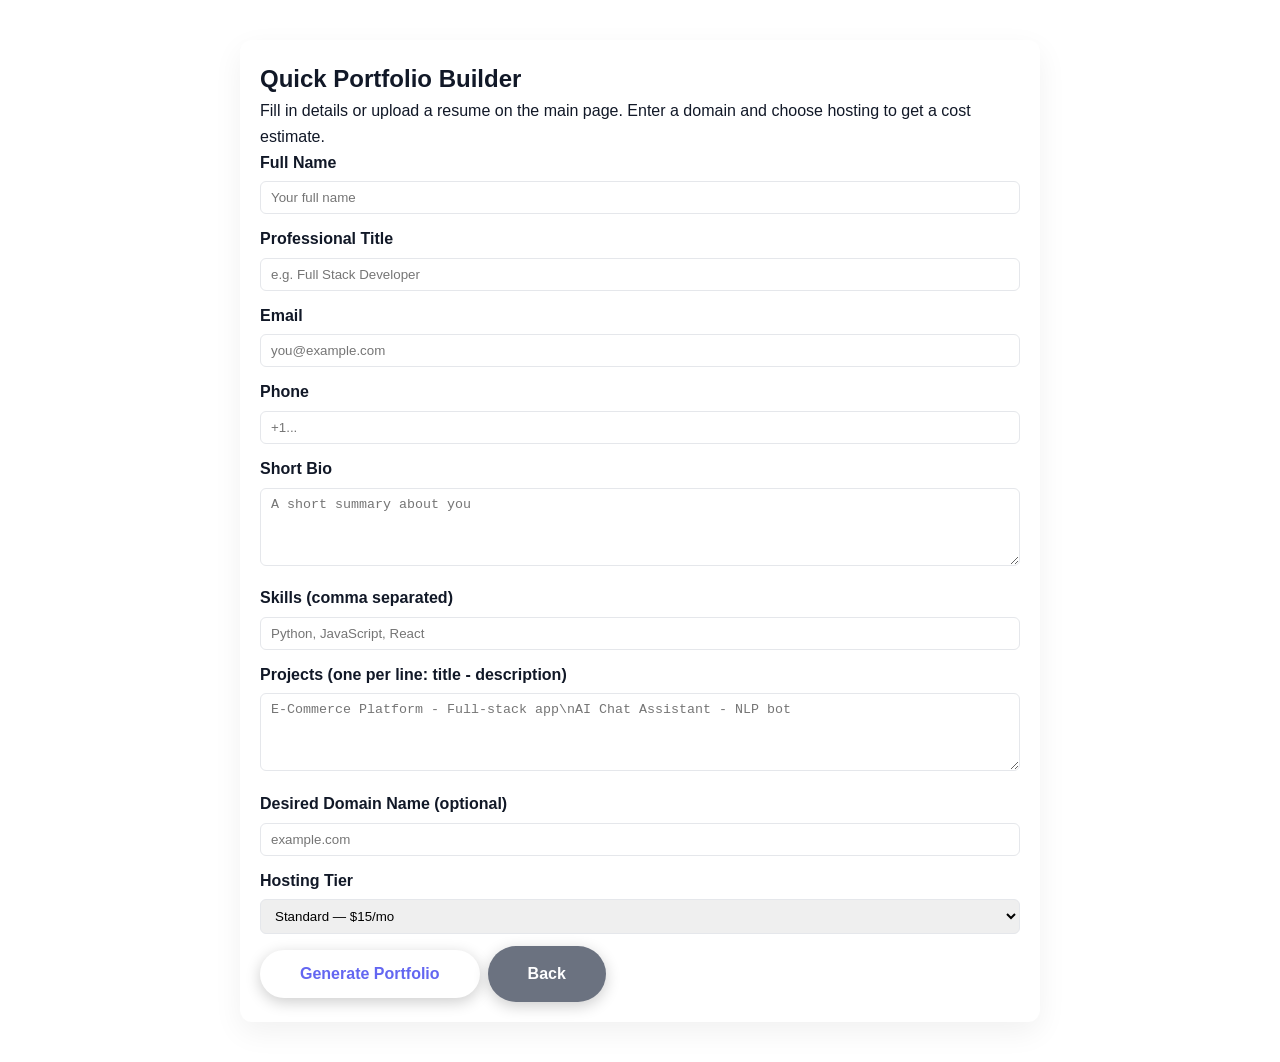
<file: build.html>
<!DOCTYPE html>
<html lang="en">
<head>
  <meta charset="utf-8">
  <meta name="viewport" content="width=device-width,initial-scale=1">
  <title>Build Portfolio</title>
  <link rel="stylesheet" href="style.css">
  <style>
    .build-container { max-width: 800px; margin: 40px auto; padding: 20px; background: #fff; border-radius:12px; box-shadow: 0 10px 30px rgba(0,0,0,0.06); }
    .form-row { margin-bottom: 12px; }
    label { display:block; margin-bottom:6px; font-weight:600; }
    input, textarea, select { width:100%; padding:8px 10px; border:1px solid #e5e7eb; border-radius:6px; }
    .result { margin-top:16px; padding:12px; background:#f3f4f6; border-radius:8px; }
  </style>
</head>
<body>
  <div class="build-container">
    <h2>Quick Portfolio Builder</h2>
    <p>Fill in details or upload a resume on the main page. Enter a domain and choose hosting to get a cost estimate.</p>

    <div class="form-row">
      <label for="name">Full Name</label>
      <input id="name" placeholder="Your full name">
    </div>
    <div class="form-row">
      <label for="title">Professional Title</label>
      <input id="title" placeholder="e.g. Full Stack Developer">
    </div>
    <div class="form-row">
      <label for="email">Email</label>
      <input id="email" placeholder="you@example.com">
    </div>
    <div class="form-row">
      <label for="phone">Phone</label>
      <input id="phone" placeholder="+1...">
    </div>
    <div class="form-row">
      <label for="bio">Short Bio</label>
      <textarea id="bio" rows="4" placeholder="A short summary about you"></textarea>
    </div>
    <div class="form-row">
      <label for="skills">Skills (comma separated)</label>
      <input id="skills" placeholder="Python, JavaScript, React">
    </div>
    <div class="form-row">
      <label for="projects">Projects (one per line: title - description)</label>
      <textarea id="projects" rows="4" placeholder="E-Commerce Platform - Full-stack app\nAI Chat Assistant - NLP bot"></textarea>
    </div>
    <div class="form-row">
      <label for="domain">Desired Domain Name (optional)</label>
      <input id="domain" placeholder="example.com">
    </div>
    <div class="form-row">
      <label for="hosting">Hosting Tier</label>
      <select id="hosting">
        <option value="basic">Basic — $5/mo</option>
        <option value="standard" selected>Standard — $15/mo</option>
        <option value="premium">Premium — $50/mo</option>
      </select>
    </div>

    <div style="display:flex;gap:8px;align-items:center;margin-top:12px;">
      <button id="generateBtn" class="cta-button">Generate Portfolio</button>
      <a href="index.html" class="cta-button" style="background:#6b7280;color:#fff;text-decoration:none;">Back</a>
    </div>

    <div id="result" class="result" style="display:none;"></div>
  </div>

  <script>
    const API_BASE = 'http://localhost:5000';
    async function generate() {
      const payload = {
        name: document.getElementById('name').value,
        title: document.getElementById('title').value,
        email: document.getElementById('email').value,
        phone: document.getElementById('phone').value,
        bio: document.getElementById('bio').value,
        skills: (document.getElementById('skills').value || '').split(',').map(s => s.trim()).filter(Boolean),
        projects: (document.getElementById('projects').value || '').split('\n').map(l => {
          const parts = l.split(' - ');
          return { name: parts[0] || '', description: parts[1] || '' };
        }).filter(p => p.name),
        domain: document.getElementById('domain').value,
        hosting_tier: document.getElementById('hosting').value
      };

      document.getElementById('result').style.display = 'block';
      document.getElementById('result').textContent = 'Generating...';

      try {
        const res = await fetch(API_BASE + '/api/generate_portfolio', {
          method: 'POST', headers: {'Content-Type':'application/json'}, body: JSON.stringify(payload)
        });
        const data = await res.json();
        if (data.url) {
          document.getElementById('result').innerHTML = `<p>Portfolio created: <a href="${data.url}" target="_blank">Open portfolio</a></p><p>Estimated first-year cost: <strong>$${data.estimate.first_year_total}</strong></p><pre>${JSON.stringify(data.estimate, null, 2)}</pre>`;
        } else {
          document.getElementById('result').textContent = 'Failed to generate portfolio';
        }
      } catch (e) {
        document.getElementById('result').textContent = 'Error: ' + e.message;
      }
    }

    document.getElementById('generateBtn').addEventListener('click', generate);
  </script>
</body>
</html>
</file>
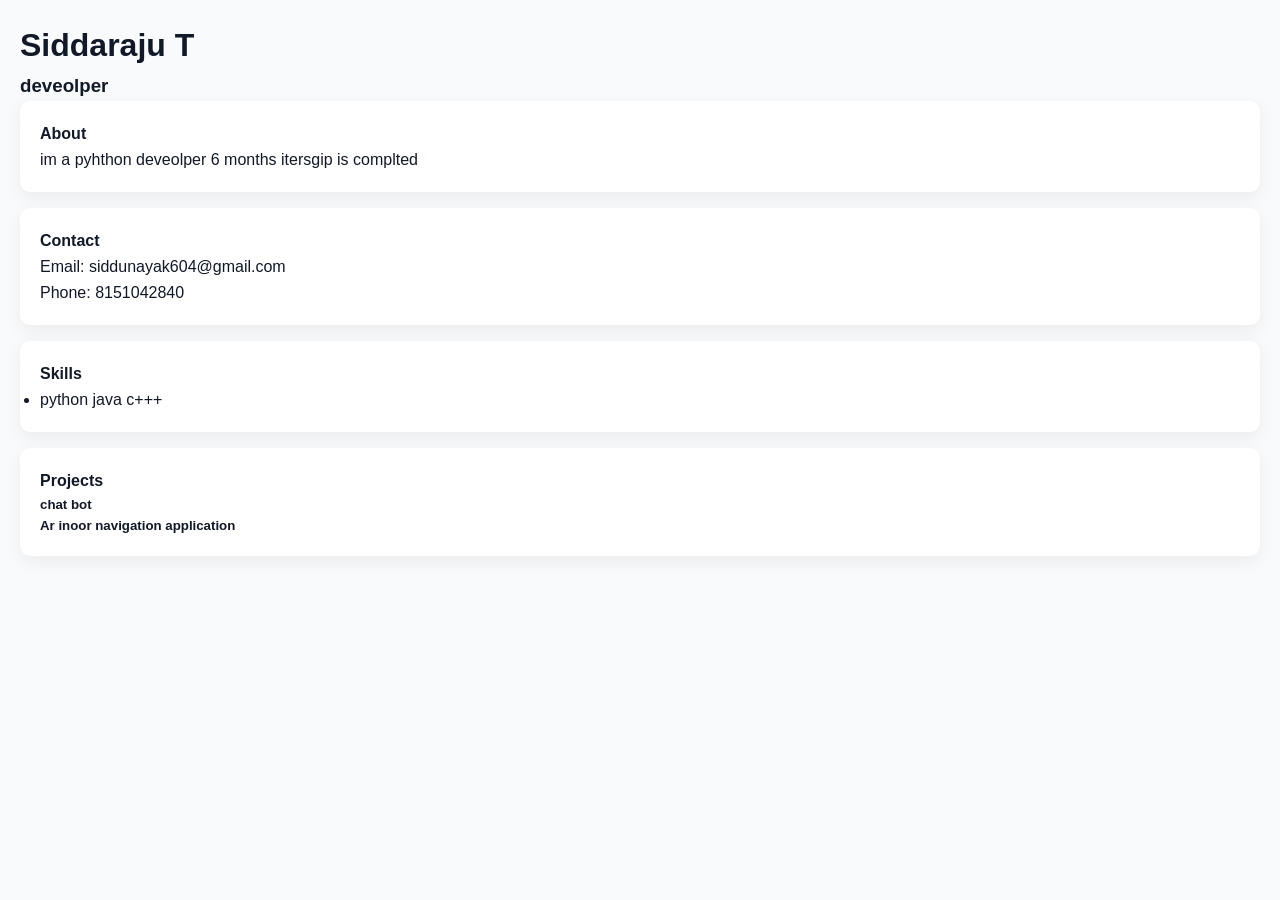
<file: uploads/generated/portfolio_Siddaraju_T_1779773597.html>
<!doctype html>
<html>
<head>
  <meta charset='utf-8'>
  <meta name='viewport' content='width=device-width,initial-scale=1'>
  <title>Siddaraju T - Portfolio</title>
  <link rel='stylesheet' href='/style.css'>
  <style>body{background:#f8fafc;color:#111827;font-family:Arial, sans-serif;padding:20px}.card{background:#fff;padding:20px;border-radius:10px;box-shadow:0 6px 18px rgba(0,0,0,0.06);margin-bottom:16px}</style>
</head>
<body>
  <h1>Siddaraju T</h1>
  <h3>deveolper</h3>
  <div class='card'><h4>About</h4><p>im a pyhthon deveolper 6 months itersgip is complted </p></div>
  <div class='card'><h4>Contact</h4><p>Email: siddunayak604@gmail.com<br>Phone: 8151042840</p></div>
  <div class='card'><h4>Skills</h4><ul><li>python java c+++</li></ul></div>
<div class='card'><h4>Projects</h4><h5>chat bot </h5><p></p><h5>Ar inoor navigation application</h5><p></p></div>
</body></html>
</file>
<file: style.css>
* {
    margin: 0;
    padding: 0;
    box-sizing: border-box;
}

:root {
    --primary-color: #6366f1;
    --secondary-color: #27bd83;
    --dark-bg: #1f2937;
    --light-bg: #f9fafb;
    --text-dark: #111827;
    --text-light: #6b7280;
    --border-color: #e5e7eb;
    --shadow: 0 10px 30px rgba(0, 0, 0, 0.1);
    --shadow-lg: 0 20px 50px rgba(0, 0, 0, 0.15);
    --transition: all 0.3s ease;
}

body {
    font-family: 'Segoe UI', Tahoma, Geneva, Verdana, sans-serif;
    color: var(--text-dark);
    background-color: #ffffff;
    line-height: 1.6;
    overflow-x: hidden;
}

.container {
    max-width: 1200px;
    margin: 0 auto;
    padding: 0 20px;
}



.navbar {
    background: linear-gradient(135deg, var(--primary-color), var(--secondary-color));
    padding: 1rem 0;
    position: sticky;
    top: 0;
    z-index: 100;
    box-shadow: var(--shadow);
}

.navbar .container {
    display: flex;
    justify-content: space-between;
    align-items: center;
}

.logo {
    font-size: 1.5rem;
    font-weight: bold;
    color: white;
    text-transform: uppercase;
    letter-spacing: 2px;
}

.nav-links {
    display: flex;
    list-style: none;
    gap: 2rem;
}

.nav-links a {
    color: white;
    text-decoration: none;
    font-weight: 500;
    transition: var(--transition);
    position: relative;
}

.nav-links a::after {
    content: '';
    position: absolute;
    bottom: -5px;
    left: 0;
    width: 0;
    height: 2px;
    background: white;
    transition: var(--transition);
}

.nav-links a:hover::after {
    width: 100%;
}

/* ============================================ */
/* ANIMATIONS */
/* ============================================ */

@keyframes fadeIn {
    from {
        opacity: 0;
        transform: translateY(20px);
    }
    to {
        opacity: 1;
        transform: translateY(0);
    }
}

@keyframes slideUp {
    from {
        opacity: 0;
        transform: translateY(50px);
    }
    to {
        opacity: 1;
        transform: translateY(0);
    }
}

@keyframes slideInLeft {
    from {
        opacity: 0;
        transform: translateX(-50px);
    }
    to {
        opacity: 1;
        transform: translateX(0);
    }
}

@keyframes slideInRight {
    from {
        opacity: 0;
        transform: translateX(50px);
    }
    to {
        opacity: 1;
        transform: translateX(0);
    }
}

@keyframes zoomIn {
    from {
        opacity: 0;
        transform: scale(0.8);
    }
    to {
        opacity: 1;
        transform: scale(1);
    }
}

@keyframes flipCard {
    from {
        transform: rotateY(0deg);
    }
    to {
        transform: rotateY(180deg);
    }
}

@keyframes bounce {
    0%, 100% {
        transform: translateY(0);
    }
    50% {
        transform: translateY(-10px);
    }
}

@keyframes pulse {
    0%, 100% {
        transform: scale(1);
    }
    50% {
        transform: scale(1.05);
    }
}

@keyframes typing {
    0%, 60%, 100% {
        opacity: 0.5;
        transform: translateY(0);
    }
    30% {
        opacity: 1;
        transform: translateY(-10px);
    }
}

@keyframes slideUp {
    from {
        opacity: 0;
        transform: translateY(30px);
    }
    to {
        opacity: 1;
        transform: translateY(0);
    }
}

@keyframes zoomAnimation {
    from {
        opacity: 0;
        transform: scale(0.9);
    }
    to {
        opacity: 1;
        transform: scale(1);
    }
}

/* Animation Classes */
.fade-in {
    animation: fadeIn 0.6s ease-out;
}

.delay-1 {
    animation-delay: 0.2s;
}

.delay-2 {
    animation-delay: 0.4s;
}

.slide-up {
    animation: slideUp 0.6s ease-out;
}

.slide-up.delay-1 {
    animation-delay: 0.1s;
}

.slide-up.delay-2 {
    animation-delay: 0.2s;
}

.flip-animation {
    perspective: 1000px;
}

.zoom-animation {
    animation: zoomAnimation 0.6s ease-out;
}

/* ============================================ */
/* HERO SECTION */
/* ============================================ */

.hero {
    background: linear-gradient(135deg, var(--primary-color) 0%, var(--secondary-color) 100%);
    color: white;
    padding: 120px 20px;
    text-align: center;
    min-height: 600px;
    display: flex;
    align-items: center;
    justify-content: center;
    position: relative;
    overflow: hidden;
}

.hero::before {
    content: '';
    position: absolute;
    top: -50%;
    right: -50%;
    width: 200%;
    height: 200%;
    background: radial-gradient(circle, rgba(255,255,255,0.1) 1px, transparent 1px);
    background-size: 50px 50px;
    animation: moveBackground 20s linear infinite;
}

@keyframes moveBackground {
    0% {
        transform: translate(0, 0);
    }
    100% {
        transform: translate(50px, 50px);
    }
}

.hero-content {
    position: relative;
    z-index: 2;
    animation: slideUp 0.8s ease-out;
}

.hero-content {
    display: flex;
    align-items: center;
    justify-content: center;
    gap: 24px;
}

.hero-avatar {
    width: 260px;
    height: 260px;
    border-radius: 50%;
    object-fit: cover;
    border: 6px solid rgba(255,255,255,0.95);
    box-shadow: 0 14px 40px rgba(0,0,0,0.25);
}

.hero-text {
    max-width: 720px;
    text-align: left;
}

.hero-social {
    margin-top: 1.5rem;
    display: flex;
    gap: 1rem;
    flex-wrap: wrap;
}

.social-link {
    width: 44px;
    height: 44px;
    display: inline-flex;
    align-items: center;
    justify-content: center;
    border-radius: 50%;
    background: rgb(73, 3, 15);
    color: rgb(240, 36, 9);
    text-decoration: none;
    transition: transform 0.2s ease, background 0.2s ease;
}

.social-link:hover {
    transform: translateY(-3px);
    background: rgba(255, 255, 255, 0.3);
}

.social-link i {
    font-size: 1.1rem;
}

.hero-name {
    font-size: 3.6rem;
    margin: 0 0 8px 0;
    text-align: left;
    letter-spacing: 1px;
    color: rgba(255,255,255,0.98);
    text-shadow: 0 8px 22px rgba(0,0,0,0.28);
    font-weight: 800;
}

.hero-role {
    font-size: 1.25rem;
    margin-top: 6px;
    color: rgba(255,255,255,0.9);
    opacity: 0.95;
}


.hero h1 {
    font-size: 3.5rem;
    margin-bottom: 1rem;
    font-weight: 800;
    letter-spacing: -1px;
    text-shadow: 0 4px 6px rgba(0, 0, 0, 0.2);
}

.hero p {
    font-size: 1.3rem;
    margin-bottom: 2rem;
    opacity: 0.95;
}

.cta-button {
    padding: 15px 40px;
    font-size: 1rem;
    background: white;
    color: var(--primary-color);
    border: none;
    border-radius: 50px;
    cursor: pointer;
    font-weight: 600;
    transition: var(--transition);
    box-shadow: 0 4px 15px rgba(0, 0, 0, 0.2);
}

.cta-button:hover {
    transform: translateY(-3px);
    box-shadow: 0 8px 25px rgba(199, 19, 19, 0.3);
}

/* ============================================ */
/* ABOUT SECTION */
/* ============================================ */

.about {
    padding: 80px 20px;
    
}

.about h2,
.skills h2,
.projects h2,
.contact h2 {
    font-size: 2.5rem;
    margin-bottom: 3rem;
    text-align: center;
    color: white;
    position: relative;
    display: inline-block;
    width: 100%;
}

.about h2::after,
.skills h2::after,
.projects h2::after,
.contact h2::after {
    content: '';
    position: absolute;
    bottom: -10px;
    left: 50%;
    transform: translateX(-50%);
    width: 100px;
    height: 4px;
    background: linear-gradient(90deg, var(--primary-color), var(--secondary-color));
    border-radius: 2px;
}

.about-content {
    display: grid;
    grid-template-columns: repeat(auto-fit, minmax(300px, 1fr));
    gap: 2rem;
}

.about-card {
    background:linear-gradient(135deg, var(--primary-color), var(--secondary-color));
    border: 1px solid rgba(255, 255, 255, 0.12);
    padding: 2.2rem;
    border-radius: 18px;
    box-shadow: 0 20px 50px rgba(15, 23, 42, 0.18);
    text-align: center;
    transition: transform 0.35s ease, box-shadow 0.35s ease;
    animation: slideUp 0.6s ease-out;
    color: white;
    overflow: hidden;
}

.about-card:hover {
    transform: translateY(-10px);
    box-shadow: 0 22px 60px rgba(15, 23, 42, 0.25);
}

.about-card i {
    display: inline-flex;
    align-items: center;
    justify-content: center;
    width: 72px;
    height: 72px;
    border-radius: 50%; 
    background: rgba(255, 255, 255, 0.16);
    color: white;
    font-size: 1.8rem;
    margin-bottom: 1.25rem;
}

.about-card h3 {
    font-size: 1.6rem;
    margin-bottom: 1rem;
    color: white;
    font-weight: 800;
}

.about-card p {
    color: rgba(255, 255, 255, 0.95);
    line-height: 1.9;
    font-weight: 600;
    letter-spacing: 0.01em;
}

/* ============================================ */
/* SKILLS SECTION */
/* ============================================ */

.skills {
    padding: 80px 20px;
}

.skills-grid {
    display: grid;
    grid-template-columns: repeat(auto-fit, minmax(250px, 1fr));
    gap: 2rem;
}

.skill-card {
    background: linear-gradient(135deg, var(--primary-color), var(--secondary-color));
    border-radius: 20px;
    box-shadow: var(--shadow);
    padding: 2rem;
    transition: transform 0.3s ease, box-shadow 0.3s ease;
    min-height: 320px;
    display: flex;
    flex-direction: column;
    justify-content: flex-start;
    gap: 1.25rem;
}

.skill-card:hover {
    transform: translateY(-10px);
    box-shadow: var(--shadow-lg);
}

.skill-card i {
    font-size: 2.5rem;
    color: var(--primary-color);
}

.skill-card h3 {
    font-size: 1.35rem;
    color: var(--text-dark);
    margin-bottom: 0.75rem;
}

.skill-card ul {
    list-style: disc inside;
    color: var(--text-dark);
    line-height: 1.9;
    font-weight: 500;
}

.skill-card li {
    margin-bottom: 0.7rem;
}

/* ============================================ */
/* PROJECTS SECTION */
/* ============================================ */

.projects {
    padding: 80px 20px;
    background-color: var(--light-bg);
}

.projects-grid {
    display: grid;
    grid-template-columns: repeat(auto-fit, minmax(280px, 1fr));
    gap: 2rem;
}

.project-card {
    background: linear-gradient(135deg, var(--primary-color), var(--secondary-color));
    border-radius: 12px;
    overflow: hidden;
    box-shadow: var(--shadow);
    transition: var(--transition);
    animation: zoomAnimation 0.6s ease-out;
    color: white;
}

.project-card:hover {
    transform: translateY(-15px);
    box-shadow: var(--shadow-lg);
}

.project-header {
    height: 150px;
    background: linear-gradient(135deg, var(--primary-color), var(--secondary-color));
    display: flex;
    align-items: center;
    justify-content: center;
    color: white;
    font-size: 3rem;
    position: relative;
    overflow: hidden;
}

.project-header::after {
    content: '';
    position: absolute;
    top: -50%;
    right: -50%;
    width: 200%;
    height: 200%;
    background: radial-gradient(circle, rgba(255,255,255,0.1) 1px, transparent 1px);
    background-size: 30px 30px;
}

.project-card h3 {
    padding: 1.5rem 1.5rem 0.5rem;
    font-size: 1.3rem;
    color: white;
}

.project-card p {
    padding: 0 1.5rem;
    color: white;
    font-size: 0.95rem;
}

.project-tags {
    padding: 1.5rem;
    display: flex;
    gap: 0.5rem;
    flex-wrap: wrap;
}

.project-tags span {
    display: inline-block;
    padding: 0.5rem 1rem;
    background: white;
    color: var(--primary-color);
    border-radius: 20px;
    font-size: 0.85rem;
    font-weight: 500;
    border: 1px solid var(--border-color);
}

/* ============================================ */
/* EDUCATION & INTERNSHIP SECTION */
/* ============================================ */

.education,
.internship {
    padding: 80px 20px;
}

.education-grid {
    display: grid;
    grid-template-columns: repeat(auto-fit, minmax(280px, 1fr));
    gap: 1.5rem;
}

.education-card,
.internship-card {
    accent-color: white;
    background: linear-gradient(135deg, var(--primary-color), var(--secondary-color));
    border-radius: 20px;
    box-shadow: var(--shadow);
    padding: 1.5rem;
    transition: var(--transition);
    color: white;
}

.education-card:hover,
.internship-card:hover {
    transform: translateY(-8px);
    box-shadow: var(--shadow-lg);
}

.education-card h3,
.internship-card h3 {
    margin-bottom: 1rem;
    color: white;
}

.education-card p,
.internship-card p,
.education-card li {
    color: #e5e7eb;
    line-height: 1.7;
}

.education-card ul,
.internship-card ul {
    margin-top: 1rem;
    padding-left: 1.2rem;
}

/* ============================================ */
/* CONTACT SECTION */
/* ============================================ */

.contact {
    padding: 80px 20px;
    text-align: center;
}

.contact p {
    font-size: 1.1rem;
    color: var(--text-light);
    margin-bottom: 3rem;
}

.contact-info {
    display: grid;
    grid-template-columns: repeat(auto-fit, minmax(320px, 1fr));
    gap: 2rem;
    justify-items: center;
}

.contact-card {
    color: white;
    padding: 2rem;
    border-radius: 20px;
    box-shadow: var(--shadow);
    transition: var(--transition);
    width: 100%;
    max-width: 600px;
    background: linear-gradient(135deg, var(--primary-color), var(--secondary-color));
    border: 1px solid rgba(255, 255, 255, 0.18);
}

.contact-card:hover {
    transform: translateY(-8px);
    box-shadow: var(--shadow-lg);
}

.contact-card--full {
    background: linear-gradient(135deg, var(--primary-color), var(--secondary-color));
    border: 1px solid rgba(255, 255, 255, 0.18);
    box-shadow: 0 20px 40px rgba(31, 41, 55, 0.18);
}

.contact-card-row {
    display: flex;
    align-items: center;
    gap: 1rem;
    background: linear-gradient(135deg, var(--primary-color), var(--secondary-color));
    padding: 1rem 1.25rem;
    border-radius: 16px;
    border: 1px solid rgba(255, 255, 255, 0.12);
}

.contact-card-row i {
    font-size: 1.8rem;
    color: rgba(255, 255, 255, 0.95);
    min-width: 30px;
}

.contact-card-row p,
.contact-card-row span,
.contact-card-row a {
    margin: 0;
    color: white;
    font-size: 1rem;
    line-height: 1.6;
}

.contact-card-row a.contact-link {
    display: inline-flex;
    align-items: center;
    gap: 0.5rem;
    color: white;
    text-decoration: none;
    background: rgba(255, 255, 255, 0.08);
    padding: 0.65rem 0.9rem;
    border-radius: 14px;
    border: 1px solid rgba(255, 255, 255, 0.12);
    transition: background 0.25s ease, transform 0.25s ease;
}

.contact-card-row a.contact-link:hover {
    background: rgba(255, 255, 255, 0.18);
    transform: translateX(2px);
}

.contact-card-row a.contact-link::after {
    content: '›';
    opacity: 0.8;
}

.contact-card-label {
    font-weight: 700;
}

.contact-card i {
    font-size: 2.5rem;
    margin-bottom: 1rem;
}

.contact-card p {
    color: white;
}

/* ============================================ */
/* CHAT BUTTON & MODAL */
/* ============================================ */

.chat-button {
    position: fixed;
    bottom: 30px;
    right: 30px;
    width: 60px;
    height: 60px;
    border-radius: 50%;
    background: linear-gradient(135deg, var(--primary-color), var(--secondary-color));
    color: white;
    border: none;
    font-size: 1.5rem;
    cursor: pointer;
    box-shadow: var(--shadow-lg);
    transition: var(--transition);
    z-index: 999;
    display: flex;
    align-items: center;
    justify-content: center;
    animation: pulse 2s infinite;
}

.chat-button:hover {
    transform: scale(1.1);
    box-shadow: 0 15px 35px rgba(99, 102, 241, 0.4);
}

.chat-button:active {
    transform: scale(0.95);
}

/* Chat Modal */
.chat-modal {
    position: fixed;
    bottom: 100px;
    right: 30px;
    width: 400px;
    height: 600px;
    background: white;
    border-radius: 15px;
    box-shadow: var(--shadow-lg);
    display: flex;
    flex-direction: column;
    z-index: 998;
    transform: scale(0) translateY(20px);
    opacity: 0;
    transition: var(--transition);
    pointer-events: none;
}

.chat-modal.active {
    transform: scale(1) translateY(0);
    opacity: 1;
    pointer-events: all;
    animation: slideUp 0.3s ease-out;
}

.chat-header {
    background: linear-gradient(135deg, var(--primary-color), var(--secondary-color));
    color: white;
    padding: 1.5rem;
    border-radius: 15px 15px 0 0;
    display: flex;
    justify-content: space-between;
    align-items: center;
}

.chat-header-content h3 {
    margin: 0;
    margin-bottom: 0.5rem;
    font-size: 1.2rem;
}

.online-status {
    display: flex;
    align-items: center;
    gap: 0.5rem;
    font-size: 0.9rem;
    opacity: 0.9;
}

.status-dot {
    width: 8px;
    height: 8px;
    background: #4ade80;
    border-radius: 50%;
    animation: pulse 2s infinite;
}

.close-btn {
    background: none;
    border: none;
    color: white;
    font-size: 1.5rem;
    cursor: pointer;
    transition: var(--transition);
    padding: 0;
    width: 30px;
    height: 30px;
    display: flex;
    align-items: center;
    justify-content: center;
}

.close-btn:hover {
    transform: rotate(90deg);
}

/* Chat Messages */
.chat-messages {
    flex: 1;
    overflow-y: auto;
    padding: 1.5rem;
    background: #f9fafb;
    display: flex;
    flex-direction: column;
    gap: 1rem;
}

.message {
    display: flex;
    animation: slideInLeft 0.3s ease-out;
}

.message.user-message {
    justify-content: flex-end;
    animation: slideInRight 0.3s ease-out;
}

.message-content {
    max-width: 70%;
    padding: 0.8rem 1.2rem;
    border-radius: 12px;
    word-wrap: break-word;
}

.bot-message .message-content {
    background: white;
    color: var(--text-dark);
    border-left: 4px solid var(--primary-color);
    box-shadow: 0 2px 8px rgba(0, 0, 0, 0.05);
}

.user-message .message-content {
    background: linear-gradient(135deg, var(--primary-color), var(--secondary-color));
    color: white;
    border-radius: 12px 2px 12px 12px;
}

.message-content p {
    margin: 0;
    font-size: 0.95rem;
    line-height: 1.4;
}

/* Chat Input Area */
.chat-input-area {
    display: flex;
    gap: 0.5rem;
    padding: 1rem;
    border-top: 1px solid var(--border-color);
    background: white;
    border-radius: 0 0 15px 15px;
}

.chat-input {
    flex: 1;
    border: 1px solid var(--border-color);
    border-radius: 8px;
    padding: 0.8rem 1rem;
    font-size: 0.95rem;
    transition: var(--transition);
}

.chat-input:focus {
    outline: none;
    border-color: var(--primary-color);
    box-shadow: 0 0 0 3px rgba(99, 102, 241, 0.1);
}

.send-btn {
    width: 40px;
    height: 40px;
    border: none;
    background: linear-gradient(135deg, var(--primary-color), var(--secondary-color));
    color: white;
    border-radius: 8px;
    cursor: pointer;
    transition: var(--transition);
    display: flex;
    align-items: center;
    justify-content: center;
}

.send-btn:hover {
    transform: scale(1.05);
}

.send-btn:active {
    transform: scale(0.95);
}

/* Typing Indicator */
.typing-indicator {
    display: flex;
    gap: 0.4rem;
    padding: 0.8rem 1.2rem;
    background: white;
    border-left: 4px solid var(--primary-color);
    border-radius: 12px;
    box-shadow: 0 2px 8px rgba(0, 0, 0, 0.05);
    max-width: 70px;
}

.typing-indicator span {
    width: 8px;
    height: 8px;
    background: var(--primary-color);
    border-radius: 50%;
    animation: typing 1.4s infinite;
}

.typing-indicator span:nth-child(2) {
    animation-delay: 0.2s;
}

.typing-indicator span:nth-child(3) {
    animation-delay: 0.4s;
}

#typingIndicator {
    display: none;
}

#typingIndicator.show {
    display: flex;
}

/* ============================================ */
/* SCROLLBAR STYLING */
/* ============================================ */

.chat-messages::-webkit-scrollbar {
    width: 6px;
}

.chat-messages::-webkit-scrollbar-track {
    background: transparent;
}

.chat-messages::-webkit-scrollbar-thumb {
    background: var(--primary-color);
    border-radius: 3px;
}

.chat-messages::-webkit-scrollbar-thumb:hover {
    background: var(--secondary-color);
}

/* ============================================ */
/* RESPONSIVE DESIGN */
/* ============================================ */

@media (max-width: 768px) {
    .navbar .container {
        flex-direction: column;
        gap: 1rem;
    }

    .nav-links {
        flex-direction: column;
        gap: 1rem;
        width: 100%;
    }

    .hero h1 {
        font-size: 2.5rem;
    }

    .hero-content {
        flex-direction: column;
        gap: 12px;
        align-items: center;
    }

    .hero-avatar {
        width: 160px;
        height: 160px;
        margin-bottom: 8px;
    }
    .hero-name {
        font-size: 2.4rem;
        text-align: center;
    }

    .hero-text {
        text-align: center;
    }

    .hero p {
        font-size: 1.1rem;
    }

    .about-content,
    .skills-grid,
    .projects-grid {
        grid-template-columns: 1fr;
    }

    .chat-modal {
        width: 90%;
        height: 70vh;
        bottom: 80px;
        right: 50%;
        transform: translateX(50%);
    }

    .chat-modal.active {
        transform: translateX(50%) scale(1);
    }

    .message-content {
        max-width: 85%;
    }

    .contact-info {
        grid-template-columns: 1fr;
    }

    /* Mobile Chat Button Positioning */
    .chat-button {
        bottom: 20px;
        right: 20px;
        width: 55px;
        height: 55px;
    }
}

@media (max-width: 480px) {
    .hero h1 {
        font-size: 2rem;
    }

    .hero p {
        font-size: 1rem;
    }

    .cta-button {
        padding: 12px 30px;
        font-size: 0.9rem;
    }

    .about h2,
    .skills h2,
    .projects h2,
    .contact h2 {
        font-size: 1.8rem;
    }

    .nav-links {
        gap: 0.5rem;
        font-size: 0.9rem;
    }

    .chat-modal {
        width: 95%;
        height: 80vh;
    }

    .skill-front,
    .skill-back {
        padding: 1rem;
    }

    .project-tags {
        padding: 1rem;
    }

    .skill-front h3 {
        font-size: 1rem;
    }
}

/* Dark Mode Support (Optional) */
@media (prefers-color-scheme: dark) {
    :root {
        --light-bg: #1f2937;
        --text-dark: #f9fafb;
    }

    body {
        background-color: var(--dark-bg);
        color: var(--text-dark);
    }

    .skill-back,
    .bot-message .message-content,
    .chat-modal,
    .chat-input {
        background: #374151;
        color: #f9fafb;
    }

    .chat-messages {
        background: #1f2937;
    }
}
</file>
